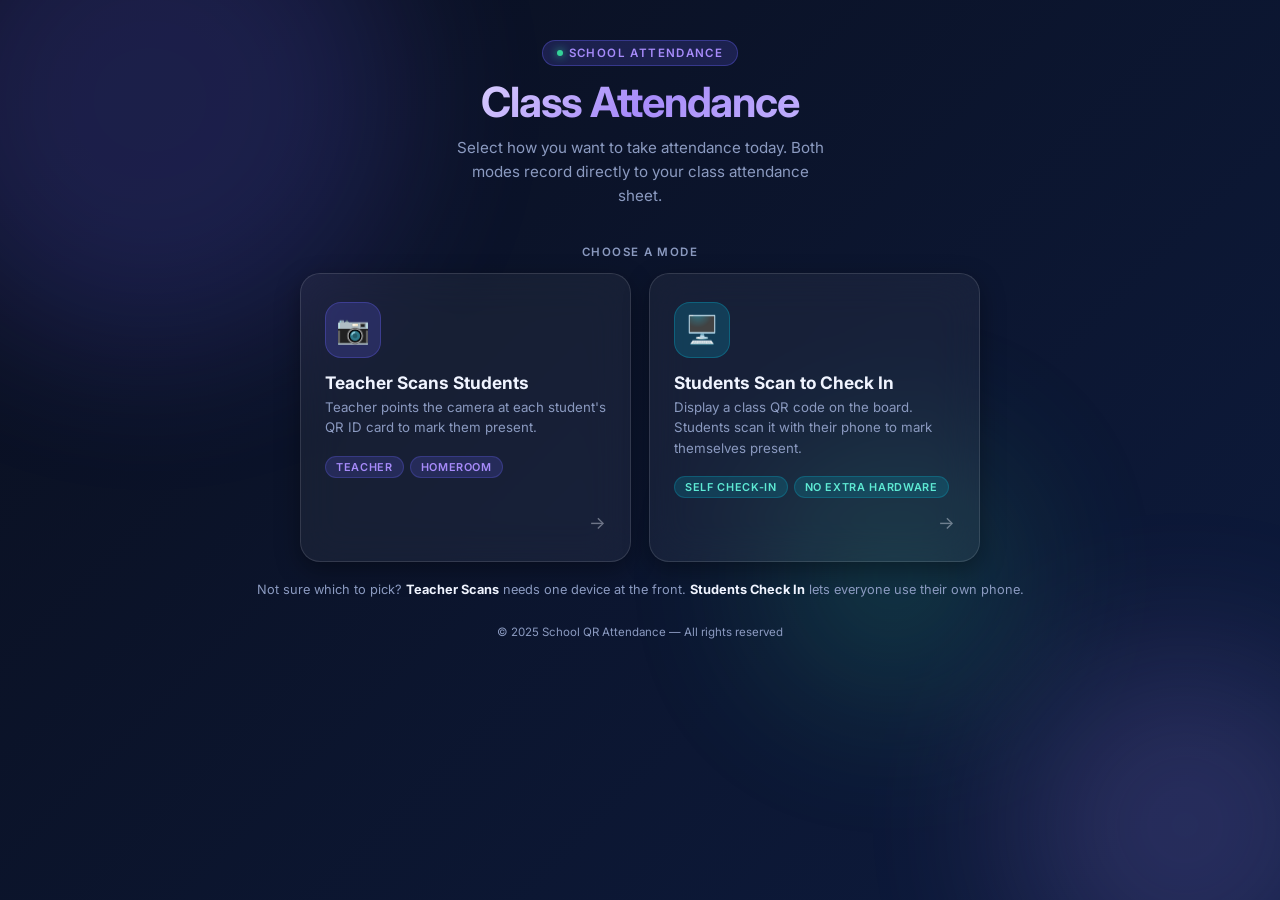
<file: index.html>
<!DOCTYPE html>
<html lang="en">

<head>
  <meta charset="UTF-8" />
  <meta name="viewport" content="width=device-width, initial-scale=1.0" />
  <title>School QR Attendance System</title>
  <meta name="description" content="Manage class attendance with QR codes. Teachers scan student badges, or display a class QR for students to check in themselves." />
  <link rel="preconnect" href="https://fonts.googleapis.com" />
  <link rel="preconnect" href="https://fonts.gstatic.com" crossorigin />
  <link href="https://fonts.googleapis.com/css2?family=Inter:wght@300;400;500;600;700&display=swap" rel="stylesheet" />
  <link rel="stylesheet" href="css/styles.css" />

  <style>
    /* ── Landing-page specific styles ──────────────────────── */

    /* Hero tagline */
    .hero-tagline {
      font-size: clamp(0.85rem, 2.5vw, 1rem);
      color: var(--text-muted);
      margin-top: 12px;
      max-width: 440px;
      line-height: 1.65;
    }

    /* Mode card grid */
    .mode-grid {
      display: grid;
      grid-template-columns: 1fr 1fr;
      gap: 18px;
      width: 100%;
      max-width: 680px;
      animation: fadeUp 0.7s ease 0.15s both;
    }
    @media (max-width: 560px) {
      .mode-grid { grid-template-columns: 1fr; }
    }

    /* Individual mode card */
    .mode-card {
      display: flex;
      flex-direction: column;
      align-items: flex-start;
      gap: 14px;
      padding: 28px 24px;
      background: var(--glass-bg);
      border: 1px solid var(--glass-border);
      border-radius: var(--radius-lg);
      backdrop-filter: blur(20px);
      -webkit-backdrop-filter: blur(20px);
      box-shadow: var(--shadow-sm);
      text-decoration: none;
      color: inherit;
      transition: border-color 0.25s, background 0.25s, transform 0.2s, box-shadow 0.25s;
      cursor: pointer;
      position: relative;
      overflow: hidden;
    }
    .mode-card::before {
      /* Hover gradient shimmer */
      content: '';
      position: absolute;
      inset: 0;
      opacity: 0;
      transition: opacity 0.3s;
      border-radius: inherit;
    }
    .mode-card.mode-a::before {
      background: radial-gradient(ellipse at top left, rgba(108,99,255,0.18) 0%, transparent 70%);
    }
    .mode-card.mode-b::before {
      background: radial-gradient(ellipse at top left, rgba(6,182,212,0.18) 0%, transparent 70%);
    }
    .mode-card:hover {
      transform: translateY(-4px);
      box-shadow: 0 20px 48px rgba(0, 0, 0, 0.5);
    }
    .mode-card.mode-a:hover {
      border-color: rgba(108, 99, 255, 0.5);
    }
    .mode-card.mode-b:hover {
      border-color: rgba(6, 182, 212, 0.5);
    }
    .mode-card:hover::before { opacity: 1; }

    /* Icon circle at top of each card */
    .mode-icon-wrap {
      display: flex;
      align-items: center;
      justify-content: center;
      width: 56px;
      height: 56px;
      border-radius: 16px;
      font-size: 1.7rem;
      flex-shrink: 0;
    }
    .mode-a .mode-icon-wrap {
      background: rgba(108, 99, 255, 0.2);
      border: 1px solid rgba(108, 99, 255, 0.3);
    }
    .mode-b .mode-icon-wrap {
      background: rgba(6, 182, 212, 0.2);
      border: 1px solid rgba(6, 182, 212, 0.3);
    }

    /* Card text block */
    .mode-title {
      font-size: 1.08rem;
      font-weight: 700;
      color: var(--text-primary);
      margin-bottom: 4px;
    }
    .mode-desc {
      font-size: 0.83rem;
      color: var(--text-muted);
      line-height: 1.55;
    }

    /* "Who uses this?" pill tags */
    .mode-tags {
      display: flex;
      flex-wrap: wrap;
      gap: 6px;
      margin-top: 4px;
    }
    .tag {
      font-size: 0.68rem;
      font-weight: 600;
      letter-spacing: 0.06em;
      text-transform: uppercase;
      padding: 3px 10px;
      border-radius: 999px;
    }
    .tag-a {
      background: rgba(108, 99, 255, 0.18);
      color: var(--accent-2);
      border: 1px solid rgba(108,99,255,0.25);
    }
    .tag-b {
      background: rgba(6, 182, 212, 0.18);
      color: #5eead4;
      border: 1px solid rgba(6,182,212,0.25);
    }

    /* Arrow icon on each card */
    .mode-arrow {
      margin-top: auto;
      align-self: flex-end;
      font-size: 1.1rem;
      opacity: 0.4;
      transition: opacity 0.2s, transform 0.2s;
    }
    .mode-card:hover .mode-arrow {
      opacity: 1;
      transform: translateX(4px);
    }

    /* Section label above cards */
    .section-label {
      font-size: 0.72rem;
      font-weight: 600;
      letter-spacing: 0.12em;
      text-transform: uppercase;
      color: var(--text-muted);
      margin-bottom: 14px;
      animation: fadeUp 0.7s ease 0.1s both;
    }

    /* Help text below cards */
    .help-text {
      margin-top: 20px;
      font-size: 0.8rem;
      color: var(--text-muted);
      text-align: center;
      opacity: 0.7;
      animation: fadeUp 0.7s ease 0.3s both;
    }
  </style>
</head>

<body>
  <!-- Animated background orbs -->
  <div class="bg-orbs" aria-hidden="true">
    <div class="orb orb-1"></div>
    <div class="orb orb-2"></div>
    <div class="orb orb-3"></div>
  </div>

  <div class="page">
    <!-- Header -->
    <header class="header">
      <div class="badge">
        <span class="dot"></span>
        School Attendance
      </div>
      <h1>Class Attendance</h1>
      <p class="hero-tagline">
        Select how you want to take attendance today.
        Both modes record directly to your class attendance sheet.
      </p>
    </header>

    <!-- Mode selection label -->
    <p class="section-label">Choose a mode</p>

    <!-- Mode cards -->
    <div class="mode-grid" role="list">

      <!-- Mode A: Admin scans employees -->
      <a class="mode-card mode-a" href="scanner.html" role="listitem" id="modeAdminScan"
         aria-label="Teacher Scan mode — teacher scans student QR codes">
        <div class="mode-icon-wrap" aria-hidden="true">📷</div>
        <div>
          <div class="mode-title">Teacher Scans Students</div>
          <div class="mode-desc">
            Teacher points the camera at each student's QR ID card to mark them present.
          </div>
        </div>
        <div class="mode-tags">
          <span class="tag tag-a">Teacher</span>
          <span class="tag tag-a">Homeroom</span>
        </div>
        <span class="mode-arrow" aria-hidden="true">→</span>
      </a>

      <!-- Mode B: Admin shows QR, employees scan -->
      <a class="mode-card mode-b" href="checkin.html" role="listitem" id="modeEmployeeScan"
         aria-label="Student Self Check-In — display a QR for students to scan">
        <div class="mode-icon-wrap" aria-hidden="true">🖥️</div>
        <div>
          <div class="mode-title">Students Scan to Check In</div>
          <div class="mode-desc">
            Display a class QR code on the board. Students scan it with their phone to mark themselves present.
          </div>
        </div>
        <div class="mode-tags">
          <span class="tag tag-b">Self Check-In</span>
          <span class="tag tag-b">No Extra Hardware</span>
        </div>
        <span class="mode-arrow" aria-hidden="true">→</span>
      </a>

    </div>

    <p class="help-text">
      Not sure which to pick? <strong style="color: var(--text-primary);">Teacher Scans</strong> needs one device at the front.
      <strong style="color: var(--text-primary);">Students Check In</strong> lets everyone use their own phone.
    </p>

    <footer class="footer">
      &copy; 2025 School QR Attendance &mdash; All rights reserved
    </footer>
  </div>
</body>

</html>
</file>
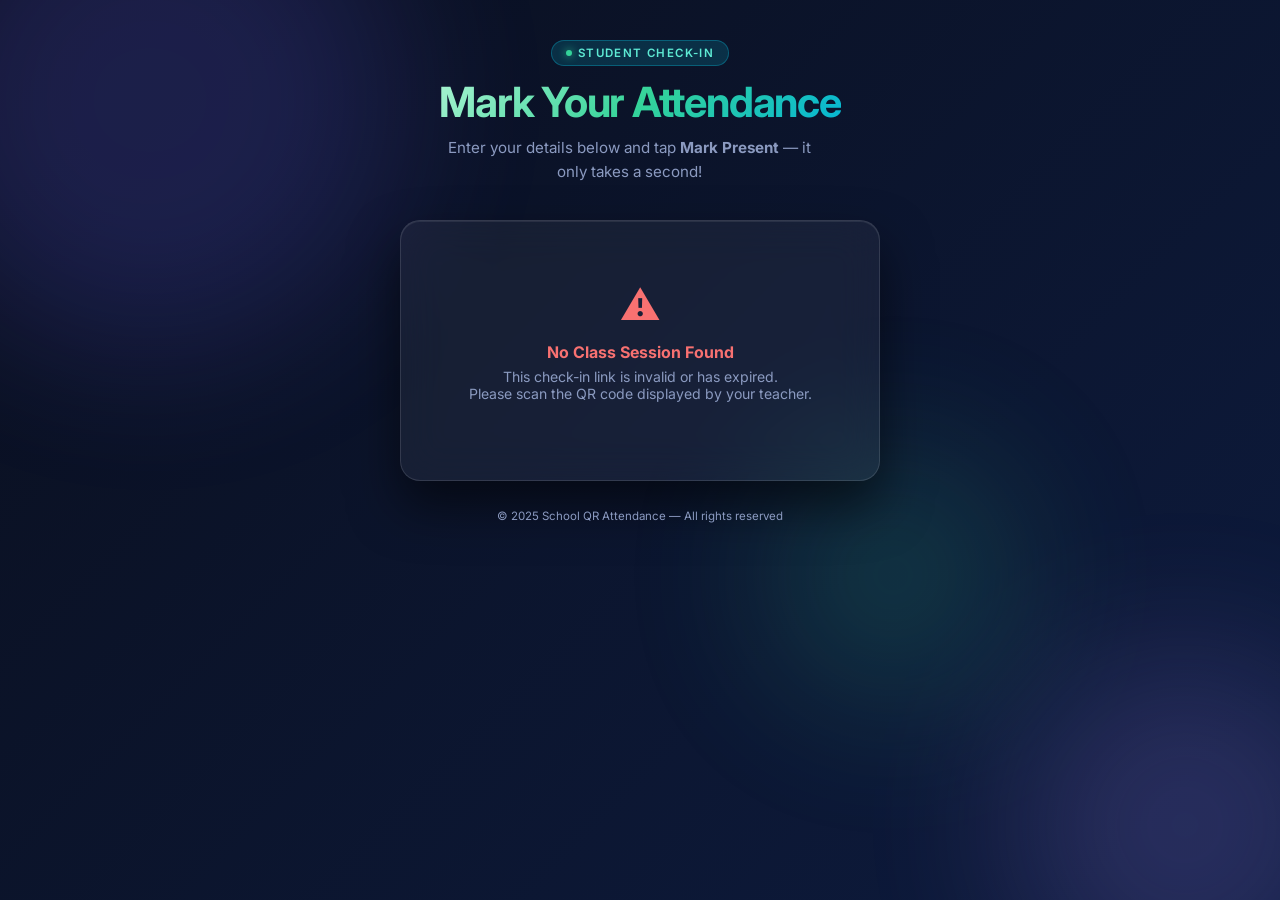
<file: attend.html>
<!DOCTYPE html>
<html lang="en">

<head>
  <meta charset="UTF-8" />
  <meta name="viewport" content="width=device-width, initial-scale=1.0" />
  <title>Student Check-In — Class Attendance</title>
  <meta name="description" content="Scan the class QR code and enter your details to mark your attendance." />
  <link rel="preconnect" href="https://fonts.googleapis.com" />
  <link rel="preconnect" href="https://fonts.gstatic.com" crossorigin />
  <link href="https://fonts.googleapis.com/css2?family=Inter:wght@300;400;500;600;700&display=swap" rel="stylesheet" />
  <!-- Shared design system -->
  <link rel="stylesheet" href="css/styles.css" />

  <style>
    /* ── attend.html specific styles ───────────────────────── */

    /* Confirmation / success screen */
    .success-screen {
      display: none;
      flex-direction: column;
      align-items: center;
      justify-content: center;
      text-align: center;
      gap: 16px;
      padding: 32px 16px;
    }
    .success-screen.visible { display: flex; }

    .success-circle {
      width: 90px;
      height: 90px;
      border-radius: 50%;
      background: rgba(52, 211, 153, 0.15);
      border: 2px solid rgba(52, 211, 153, 0.4);
      display: flex;
      align-items: center;
      justify-content: center;
      font-size: 2.6rem;
      animation: popIn 0.5s ease both;
    }
    .success-title {
      font-size: 1.4rem;
      font-weight: 700;
      color: var(--success);
    }
    .success-subtitle {
      font-size: 0.9rem;
      color: var(--text-muted);
      max-width: 280px;
      line-height: 1.6;
    }
    .success-name {
      font-size: 0.85rem;
      background: rgba(52,211,153,0.1);
      border: 1px solid rgba(52,211,153,0.25);
      border-radius: var(--radius-md);
      padding: 8px 18px;
      color: var(--success);
      font-weight: 600;
    }

    /* Session badge shown at the top of the attend page */
    .session-badge {
      display: inline-flex;
      align-items: center;
      gap: 6px;
      background: rgba(6, 182, 212, 0.12);
      border: 1px solid rgba(6, 182, 212, 0.28);
      border-radius: 999px;
      padding: 5px 14px;
      font-size: 0.75rem;
      font-weight: 600;
      color: #5eead4;
      margin-bottom: 8px;
    }

    /* Error state on the session lookup */
    .session-error {
      text-align: center;
      padding: 32px 16px;
      color: var(--error);
    }
    .session-error .error-icon { font-size: 2.5rem; margin-bottom: 12px; }
    .session-error p { font-size: 0.88rem; color: var(--text-muted); margin-top: 6px; }

    /* Submit button loading state */
    .btn[disabled] { opacity: 0.6; pointer-events: none; }
  </style>
</head>

<body>
  <!-- Animated background orbs -->
  <div class="bg-orbs" aria-hidden="true">
    <div class="orb orb-1"></div>
    <div class="orb orb-2"></div>
    <div class="orb orb-3"></div>
  </div>

  <div class="page">

    <!-- Header -->
    <header class="header" id="attendHeader">
      <div class="badge teal">
        <span class="dot"></span>
        Student Check-In
      </div>
      <h1 class="teal-gradient">Mark Your Attendance</h1>
      <p>Enter your details below and tap <strong>Mark Present</strong> — it only takes a second!</p>
    </header>

    <!-- Main card -->
    <main class="card" role="main" id="mainCard">

      <!-- Session info (populated by JS from URL params) -->
      <div id="sessionDisplay" style="text-align:center; margin-bottom: 18px;"></div>

      <!-- Check-in form (shown when session is valid) -->
      <div id="checkinForm">

        <div class="instruction-banner teal" role="note">
          <span class="instr-icon" aria-hidden="true">✏️</span>
          <span>Enter your full name and Student ID / LRN, then tap <strong>Mark Present</strong>.</span>
        </div>

        <div class="form-group" style="margin-top: 16px;">
          <label for="empNameInput">Your Full Name</label>
          <input
            type="text"
            id="empNameInput"
            class="form-input teal"
            placeholder="e.g. Juan dela Cruz"
            autocomplete="name"
            maxlength="80"
            required
          />
        </div>

        <div class="form-group">
          <label for="empIdInput">Student ID / LRN</label>
          <input
            type="text"
            id="empIdInput"
            class="form-input teal"
            placeholder="e.g. 2024-00123 or LRN-123456"
            autocomplete="off"
            maxlength="40"
            required
          />
        </div>

        <!-- Status feedback during submission -->
        <div class="status-banner" id="attendStatus" role="status" aria-live="polite" style="margin-bottom:12px;">
          <span class="status-icon" id="attendStatusIcon">🟢</span>
          <span class="status-text">
            <span class="label" id="attendStatusLabel">Ready</span>
            <span id="attendStatusText">Enter your details and tap Mark Present.</span>
          </span>
        </div>

        <!-- Submit button -->
        <button class="btn btn-teal btn-full" id="submitCheckinBtn" type="button">
          ✅ Mark Present
        </button>

      </div>

      <!-- Success screen (shown after successful submission) -->
      <div class="success-screen" id="successScreen" aria-live="assertive">
        <div class="success-circle" aria-hidden="true">✅</div>
        <div class="success-title">Attendance Recorded! 🎓</div>
        <div class="success-subtitle">
          Your attendance has been recorded for this class. You may now close this page.
        </div>
        <div class="success-name" id="successName"></div>
      </div>

    </main>

    <footer class="footer">
      &copy; 2025 School QR Attendance &mdash; All rights reserved
    </footer>
  </div>

  <script>
    /* ============================================================
       attend.html inline script — Student Self Check-In
       Logic is small enough to keep here as it is page-specific.
       ============================================================ */

    /* ── Configuration ────────────────────────────────────────── */
    /**
     * Same Google Apps Script URL as Mode A.
     * Payload shape: { employeeId, employeeName, sessionId, mode: "self-checkin" }
     */
    const SCRIPT_URL =
      'https://script.google.com/macros/s/AKfycbwHNBpb_YZqUjq_pP4-OfHXSiv3uH2q24u5Pv-E0JE-pboFL5v_7QSHFrJczl7TAV5E3A/exec';

    /* ── Read session token from URL parameters ───────────────── */
    const urlParams   = new URLSearchParams(window.location.search);
    const sessionId   = urlParams.get('session') || '';

    /* ── DOM References ───────────────────────────────────────── */
    const sessionDisplay   = document.getElementById('sessionDisplay');
    const empNameInput     = document.getElementById('empNameInput');
    const empIdInput       = document.getElementById('empIdInput');
    const submitBtn        = document.getElementById('submitCheckinBtn');
    const attendStatus     = document.getElementById('attendStatus');
    const attendStatusIcon = document.getElementById('attendStatusIcon');
    const attendStatusLbl  = document.getElementById('attendStatusLabel');
    const attendStatusText = document.getElementById('attendStatusText');
    const checkinForm      = document.getElementById('checkinForm');
    const successScreen    = document.getElementById('successScreen');
    const successName      = document.getElementById('successName');

    /* ── Validate session token ───────────────────────────────── */
    if (!sessionId) {
      // No session in URL — show an error state
      sessionDisplay.innerHTML = `
        <div class="session-error">
          <div class="error-icon">⚠️</div>
          <strong style="color:var(--error);">No Class Session Found</strong>
          <p>This check-in link is invalid or has expired.<br/>Please scan the QR code displayed by your teacher.</p>
        </div>`;
      checkinForm.style.display = 'none';
    } else {
      // Show a friendly session badge
      sessionDisplay.innerHTML = `
        <span class="session-badge">
          📚 Class: ${sessionId}
        </span>`;
    }

    /* ── Status Banner Helper ─────────────────────────────────── */
    /**
     * Updates the status banner on the student form.
     * @param {string} type  - '' | 'success' | 'error' | 'logging'
     * @param {string} icon  - Emoji icon
     * @param {string} label - Short uppercase label
     * @param {string} text  - Main descriptive text
     */
    function setAttendStatus(type, icon, label, text) {
      attendStatus.className = 'status-banner pop ' + type;
      attendStatusIcon.textContent = icon;
      attendStatusLbl.textContent  = label;
      attendStatusText.textContent = text;
      attendStatus.addEventListener('animationend', () => attendStatus.classList.remove('pop'), { once: true });
    }

    /* ── Validation ───────────────────────────────────────────── */
    /**
     * Highlights a field with an error border and removes it after a delay.
     * @param {HTMLElement} field
     */
    function flashError(field) {
      field.style.borderColor = 'var(--error)';
      field.style.boxShadow   = '0 0 0 3px rgba(248,113,113,0.18)';
      setTimeout(() => {
        field.style.borderColor = '';
        field.style.boxShadow   = '';
      }, 1800);
    }

    /* ── Check-In Submission ──────────────────────────────────── */
    submitBtn.addEventListener('click', () => {
      const empName = empNameInput.value.trim();
      const empId   = empIdInput.value.trim();

      // Client-side validation
      if (!empName) { flashError(empNameInput); empNameInput.focus(); return; }
      if (!empId)   { flashError(empIdInput);   empIdInput.focus();   return; }

      // Disable button and show loading state
      submitBtn.disabled = true;
      submitBtn.innerHTML = '<span class="spinner"></span> Submitting…';
      setAttendStatus('logging', '⏳', 'Submitting', 'Recording your attendance…');

      // POST to the Google Apps Script backend
      fetch(SCRIPT_URL, {
        method: 'POST',
        mode:   'no-cors',
        headers: { 'Content-Type': 'application/json' },
        body: JSON.stringify({
          employeeName: empName,
          employeeId:   empId,
          sessionId:    sessionId,
          mode:         'self-checkin'
        })
      })
        .then(() => {
          // Show success screen, hide the form
          checkinForm.style.display  = 'none';
          successScreen.style.display = 'flex';
          successScreen.classList.add('visible');
          successName.textContent = `${empName} (${empId})`;
        })
        .catch(_err => {
          // Re-enable button on failure so user can retry
          submitBtn.disabled = false;
          submitBtn.innerHTML = '✅ Mark Present';
          setAttendStatus('error', '❌', 'Error', 'Could not submit. Check your connection and try again.');
        });
    });

    /* ── Allow Enter key to submit ────────────────────────────── */
    [empNameInput, empIdInput].forEach(field => {
      field.addEventListener('keydown', e => { if (e.key === 'Enter') submitBtn.click(); });
    });
  </script>
</body>

</html>
</file>
<file: css/styles.css>
/* ============================================================
   QR Attendance System — Shared Design System
   styles.css
   Used by: index.html, scanner.html, checkin.html, attend.html
   ============================================================ */

/* ── Reset & Base ─────────────────────────────────────────── */
*, *::before, *::after {
  box-sizing: border-box;
  margin: 0;
  padding: 0;
}

/* ── CSS Custom Properties (Design Tokens) ────────────────── */
:root {
  /* Background */
  --bg-start:   #0a0f1e;
  --bg-end:     #0d1b3e;

  /* Accent palette */
  --accent:        #6c63ff;
  --accent-2:      #a78bfa;
  --accent-hover:  #5a52d5;

  /* Mode A — Admin scanner (purple) */
  --mode-a-from:  #6c63ff;
  --mode-a-to:    #a78bfa;

  /* Mode B — Employee check-in (teal/green) */
  --mode-b-from:  #06b6d4;
  --mode-b-to:    #34d399;

  /* Glass surfaces */
  --glass-bg:     rgba(255, 255, 255, 0.05);
  --glass-border: rgba(255, 255, 255, 0.12);
  --glass-hover:  rgba(255, 255, 255, 0.09);

  /* Typography */
  --text-primary: #f0f4ff;
  --text-muted:   #8b9ac0;
  --text-subtle:  rgba(255, 255, 255, 0.35);

  /* Semantic colours */
  --success: #34d399;
  --error:   #f87171;
  --warn:    #fbbf24;
  --info:    #60a5fa;

  /* Shape & shadow */
  --radius-xl: 28px;
  --radius-lg: 20px;
  --radius-md: 12px;
  --radius-sm: 8px;
  --shadow:    0 25px 50px rgba(0, 0, 0, 0.55);
  --shadow-sm: 0 8px 24px rgba(0, 0, 0, 0.35);
}

/* ── Base Typography & Body ───────────────────────────────── */
html, body {
  height: 100%;
  font-family: 'Inter', sans-serif;
  background: linear-gradient(135deg, var(--bg-start) 0%, var(--bg-end) 100%);
  color: var(--text-primary);
  min-height: 100vh;
  overflow-x: hidden;
  -webkit-font-smoothing: antialiased;
}

/* ── Animated Background Orbs ─────────────────────────────── */
.bg-orbs {
  position: fixed;
  inset: 0;
  pointer-events: none;
  z-index: 0;
  overflow: hidden;
}
.orb {
  position: absolute;
  border-radius: 50%;
  filter: blur(80px);
  opacity: 0.18;
  animation: floatOrb 12s ease-in-out infinite;
}
.orb-1 { width: 500px; height: 500px; background: #6c63ff; top: -150px; left: -100px; animation-delay: 0s; }
.orb-2 { width: 350px; height: 350px; background: #a78bfa; bottom: -100px; right: -80px; animation-delay: -4s; }
.orb-3 { width: 250px; height: 250px; background: #34d399; top: 50%; left: 60%; animation-delay: -8s; }

@keyframes floatOrb {
  0%, 100% { transform: translateY(0) scale(1); }
  50%       { transform: translateY(40px) scale(1.08); }
}

/* ── Page Layout ──────────────────────────────────────────── */
.page {
  position: relative;
  z-index: 1;
  min-height: 100vh;
  display: flex;
  flex-direction: column;
  align-items: center;
  justify-content: flex-start;
  padding: 40px 16px 60px;
}

/* ── Back Navigation Button ───────────────────────────────── */
.back-btn {
  display: inline-flex;
  align-items: center;
  gap: 8px;
  color: var(--text-muted);
  font-size: 0.82rem;
  font-weight: 500;
  text-decoration: none;
  padding: 8px 14px;
  border-radius: var(--radius-sm);
  border: 1px solid transparent;
  transition: color 0.2s, border-color 0.2s, background 0.2s;
  align-self: flex-start;
  margin-bottom: 24px;
}
.back-btn:hover {
  color: var(--text-primary);
  border-color: var(--glass-border);
  background: var(--glass-bg);
}
.back-btn svg { width: 16px; height: 16px; }

/* ── Header ───────────────────────────────────────────────── */
.header {
  text-align: center;
  margin-bottom: 36px;
  animation: fadeDown 0.7s ease both;
}
.header .badge {
  display: inline-flex;
  align-items: center;
  gap: 6px;
  background: rgba(108, 99, 255, 0.18);
  border: 1px solid rgba(108, 99, 255, 0.35);
  color: var(--accent-2);
  font-size: 0.72rem;
  font-weight: 600;
  letter-spacing: 0.12em;
  text-transform: uppercase;
  padding: 5px 14px;
  border-radius: 999px;
  margin-bottom: 14px;
}
.header .badge.teal {
  background: rgba(6, 182, 212, 0.18);
  border-color: rgba(6, 182, 212, 0.35);
  color: #5eead4;
}
.header .badge .dot {
  width: 6px;
  height: 6px;
  border-radius: 50%;
  background: var(--success);
  box-shadow: 0 0 8px var(--success);
  animation: pulse 2s ease-in-out infinite;
}
.header h1 {
  font-size: clamp(1.8rem, 5vw, 2.6rem);
  font-weight: 700;
  letter-spacing: -0.03em;
  line-height: 1.1;
  background: linear-gradient(135deg, #e0d7ff 0%, var(--accent-2) 50%, #c4b5fd 100%);
  -webkit-background-clip: text;
  -webkit-text-fill-color: transparent;
  background-clip: text;
}
.header h1.teal-gradient {
  background: linear-gradient(135deg, #a7f3d0 0%, #34d399 50%, #06b6d4 100%);
  -webkit-background-clip: text;
  -webkit-text-fill-color: transparent;
  background-clip: text;
}
.header p {
  margin-top: 10px;
  color: var(--text-muted);
  font-size: 0.95rem;
  font-weight: 400;
  max-width: 380px;
  line-height: 1.6;
}

/* ── Glass Card ───────────────────────────────────────────── */
.card {
  width: 100%;
  max-width: 480px;
  background: var(--glass-bg);
  border: 1px solid var(--glass-border);
  border-radius: var(--radius-lg);
  backdrop-filter: blur(20px);
  -webkit-backdrop-filter: blur(20px);
  box-shadow: var(--shadow), inset 0 1px 0 rgba(255, 255, 255, 0.08);
  padding: 28px;
  animation: fadeUp 0.7s ease 0.1s both;
}

/* ── Instruction Banner ───────────────────────────────────── */
.instruction-banner {
  display: flex;
  align-items: center;
  gap: 12px;
  background: rgba(108, 99, 255, 0.1);
  border: 1px solid rgba(108, 99, 255, 0.25);
  border-radius: var(--radius-md);
  padding: 13px 16px;
  margin-bottom: 20px;
  font-size: 0.88rem;
  color: var(--text-primary);
  line-height: 1.5;
}
.instruction-banner.teal {
  background: rgba(6, 182, 212, 0.1);
  border-color: rgba(6, 182, 212, 0.25);
}
.instruction-banner .instr-icon {
  font-size: 1.5rem;
  flex-shrink: 0;
}

/* ── Scanner Wrapper ──────────────────────────────────────── */
.scanner-wrapper {
  position: relative;
  border-radius: var(--radius-md);
  overflow: hidden;
  background: rgba(0, 0, 0, 0.35);
  border: 1px solid var(--glass-border);
}

/* Corner brackets overlay */
.scan-corners {
  position: absolute;
  inset: 0;
  pointer-events: none;
  z-index: 10;
}
.scan-corners::before, .scan-corners::after,
.scan-corners .corner-br, .scan-corners .corner-bl {
  content: '';
  position: absolute;
  width: 30px;
  height: 30px;
  border-color: var(--accent-2);
  border-style: solid;
}
.scan-corners::before  { top: 14px;    left: 14px;  border-width: 3px 0 0 3px; border-radius: 4px 0 0 0; }
.scan-corners::after   { top: 14px;    right: 14px; border-width: 3px 3px 0 0; border-radius: 0 4px 0 0; }
.scan-corners .corner-bl { bottom: 14px; left: 14px;  border-width: 0 0 3px 3px; border-radius: 0 0 0 4px; }
.scan-corners .corner-br { bottom: 14px; right: 14px; border-width: 0 3px 3px 0; border-radius: 0 0 4px 0; }

/* Scanning laser line */
.scan-line {
  position: absolute;
  left: 14px;
  right: 14px;
  height: 2px;
  background: linear-gradient(90deg, transparent, var(--accent), var(--accent-2), var(--accent), transparent);
  border-radius: 1px;
  box-shadow: 0 0 12px var(--accent);
  z-index: 11;
  animation: scanLine 2.5s ease-in-out infinite;
  opacity: 0;
}
.scan-line.active { opacity: 1; }

@keyframes scanLine {
  0%   { top: 20%; opacity: 0; }
  10%  { opacity: 1; }
  90%  { opacity: 1; }
  100% { top: 80%; opacity: 0; }
}

/* ── html5-qrcode Library Overrides ──────────────────────── */
/* Hide default chrome that html5-qrcode renders */
#reader { width: 100%; }
#reader__header_message,
#reader__status_span,
#reader__dashboard_section_swaplink,
#reader__filescan_input,
#reader__dashboard_section_csr__timeout_react { display: none !important; }

#reader__dashboard { padding: 10px 0 0 !important; }

#reader__camera_selection {
  width: 100%;
  background: rgba(255, 255, 255, 0.06);
  border: 1px solid var(--glass-border);
  border-radius: var(--radius-md);
  color: var(--text-primary);
  font-family: 'Inter', sans-serif;
  font-size: 0.82rem;
  padding: 8px 12px;
  margin-bottom: 10px;
  outline: none;
  cursor: pointer;
  transition: border-color 0.2s;
}
#reader__camera_selection:focus { border-color: var(--accent); }

#html5-qrcode-button-camera-start,
#html5-qrcode-button-camera-stop,
#html5-qrcode-button-camera-permission {
  display: inline-flex !important;
  align-items: center;
  justify-content: center;
  gap: 6px;
  background: linear-gradient(135deg, var(--accent), var(--accent-2));
  color: #fff;
  border: none;
  border-radius: var(--radius-md);
  font-family: 'Inter', sans-serif;
  font-size: 0.85rem;
  font-weight: 600;
  padding: 10px 22px;
  cursor: pointer;
  transition: opacity 0.2s, transform 0.15s;
  margin: 4px !important;
}
#html5-qrcode-button-camera-start:hover,
#html5-qrcode-button-camera-permission:hover {
  opacity: 0.88;
  transform: translateY(-1px);
}
#html5-qrcode-button-camera-stop {
  background: rgba(248, 113, 113, 0.2);
  border: 1px solid rgba(248, 113, 113, 0.4);
  color: var(--error);
}
#html5-qrcode-button-camera-stop:hover {
  opacity: 0.88;
  transform: translateY(-1px);
}

/* ── Status Banner ────────────────────────────────────────── */
.status-banner {
  display: flex;
  align-items: center;
  gap: 12px;
  margin-top: 20px;
  padding: 14px 18px;
  border-radius: var(--radius-md);
  font-size: 0.9rem;
  font-weight: 500;
  background: rgba(255, 255, 255, 0.04);
  border: 1px solid var(--glass-border);
  transition: background 0.4s, border-color 0.4s;
  min-height: 52px;
}
.status-banner.success {
  background: rgba(52, 211, 153, 0.1);
  border-color: rgba(52, 211, 153, 0.35);
}
.status-banner.error {
  background: rgba(248, 113, 113, 0.1);
  border-color: rgba(248, 113, 113, 0.35);
}
.status-banner.logging {
  background: rgba(251, 191, 36, 0.08);
  border-color: rgba(251, 191, 36, 0.3);
}
.status-icon {
  font-size: 1.4rem;
  flex-shrink: 0;
  line-height: 1;
}
.status-text { flex: 1; line-height: 1.4; }
.status-text .label {
  font-size: 0.72rem;
  font-weight: 600;
  letter-spacing: 0.08em;
  text-transform: uppercase;
  opacity: 0.6;
  display: block;
  margin-bottom: 2px;
}

/* ── Divider ──────────────────────────────────────────────── */
.divider {
  display: flex;
  align-items: center;
  gap: 12px;
  margin: 22px 0 16px;
  color: var(--text-muted);
  font-size: 0.75rem;
  letter-spacing: 0.06em;
  text-transform: uppercase;
}
.divider::before, .divider::after {
  content: '';
  flex: 1;
  height: 1px;
  background: var(--glass-border);
}

/* ── Stats Row ────────────────────────────────────────────── */
.stats-row {
  display: flex;
  gap: 12px;
  margin-top: 20px;
}
.stat-chip {
  flex: 1;
  text-align: center;
  background: var(--glass-bg);
  border: 1px solid var(--glass-border);
  border-radius: var(--radius-md);
  padding: 12px 8px;
}
.stat-chip .val {
  font-size: 1.5rem;
  font-weight: 700;
  color: var(--accent-2);
  display: block;
  line-height: 1;
}
.stat-chip .lbl {
  font-size: 0.68rem;
  color: var(--text-muted);
  font-weight: 500;
  letter-spacing: 0.06em;
  text-transform: uppercase;
  margin-top: 4px;
  display: block;
}

/* ── Buttons ──────────────────────────────────────────────── */
.btn {
  display: inline-flex;
  align-items: center;
  justify-content: center;
  gap: 8px;
  padding: 12px 24px;
  border-radius: var(--radius-md);
  font-family: 'Inter', sans-serif;
  font-size: 0.9rem;
  font-weight: 600;
  cursor: pointer;
  border: none;
  transition: opacity 0.2s, transform 0.15s, box-shadow 0.2s;
  text-decoration: none;
}
.btn:hover { opacity: 0.88; transform: translateY(-1px); }
.btn:active { transform: translateY(0); }

.btn-primary {
  background: linear-gradient(135deg, var(--accent), var(--accent-2));
  color: #fff;
  box-shadow: 0 4px 16px rgba(108, 99, 255, 0.35);
}
.btn-teal {
  background: linear-gradient(135deg, #06b6d4, #34d399);
  color: #fff;
  box-shadow: 0 4px 16px rgba(6, 182, 212, 0.35);
}
.btn-ghost {
  background: var(--glass-bg);
  border: 1px solid var(--glass-border);
  color: var(--text-muted);
}
.btn-ghost:hover { color: var(--text-primary); background: var(--glass-hover); }
.btn-danger {
  background: rgba(248, 113, 113, 0.15);
  border: 1px solid rgba(248, 113, 113, 0.35);
  color: var(--error);
}
.btn-full { width: 100%; }

/* ── Form Elements ────────────────────────────────────────── */
.form-group {
  margin-bottom: 16px;
}
.form-group label {
  display: block;
  font-size: 0.8rem;
  font-weight: 600;
  color: var(--text-muted);
  letter-spacing: 0.06em;
  text-transform: uppercase;
  margin-bottom: 7px;
}
.form-input {
  width: 100%;
  background: rgba(255, 255, 255, 0.06);
  border: 1px solid var(--glass-border);
  border-radius: var(--radius-md);
  color: var(--text-primary);
  font-family: 'Inter', sans-serif;
  font-size: 0.95rem;
  padding: 11px 14px;
  outline: none;
  transition: border-color 0.2s, box-shadow 0.2s;
}
.form-input::placeholder { color: var(--text-subtle); }
.form-input:focus {
  border-color: var(--accent);
  box-shadow: 0 0 0 3px rgba(108, 99, 255, 0.15);
}
.form-input.teal:focus {
  border-color: #06b6d4;
  box-shadow: 0 0 0 3px rgba(6, 182, 212, 0.15);
}

/* ── Footer ───────────────────────────────────────────────── */
.footer {
  margin-top: 28px;
  color: var(--text-muted);
  font-size: 0.72rem;
  text-align: center;
  opacity: 0.55;
  animation: fadeUp 0.7s ease 0.3s both;
}

/* ── Keyframe Animations ──────────────────────────────────── */
@keyframes fadeDown {
  from { opacity: 0; transform: translateY(-18px); }
  to   { opacity: 1; transform: translateY(0); }
}
@keyframes fadeUp {
  from { opacity: 0; transform: translateY(18px); }
  to   { opacity: 1; transform: translateY(0); }
}
@keyframes pulse {
  0%, 100% { opacity: 1; transform: scale(1); }
  50%       { opacity: 0.5; transform: scale(0.85); }
}
@keyframes popIn {
  0%   { opacity: 0; transform: scale(0.9); }
  60%  { transform: scale(1.04); }
  100% { opacity: 1; transform: scale(1); }
}
@keyframes spinLoader {
  to { transform: rotate(360deg); }
}

.pop { animation: popIn 0.35s ease both; }

/* ── QR Code Container (Mode B admin page) ────────────────── */
.qr-display-box {
  display: flex;
  flex-direction: column;
  align-items: center;
  gap: 16px;
  padding: 24px;
  background: #fff;
  border-radius: var(--radius-lg);
  box-shadow: 0 8px 32px rgba(0, 0, 0, 0.4);
}
.qr-display-box canvas,
.qr-display-box img {
  display: block;
  border-radius: var(--radius-sm);
}
.qr-session-label {
  font-size: 0.78rem;
  color: #444;
  font-weight: 600;
  text-align: center;
  letter-spacing: 0.04em;
}

/* ── Spinner ──────────────────────────────────────────────── */
.spinner {
  width: 20px;
  height: 20px;
  border: 2px solid rgba(255, 255, 255, 0.2);
  border-top-color: #fff;
  border-radius: 50%;
  animation: spinLoader 0.7s linear infinite;
  flex-shrink: 0;
}

/* ── Responsive ───────────────────────────────────────────── */
@media (max-width: 480px) {
  .card { padding: 18px; }
  .page { padding: 24px 12px 48px; }
}
</file>
